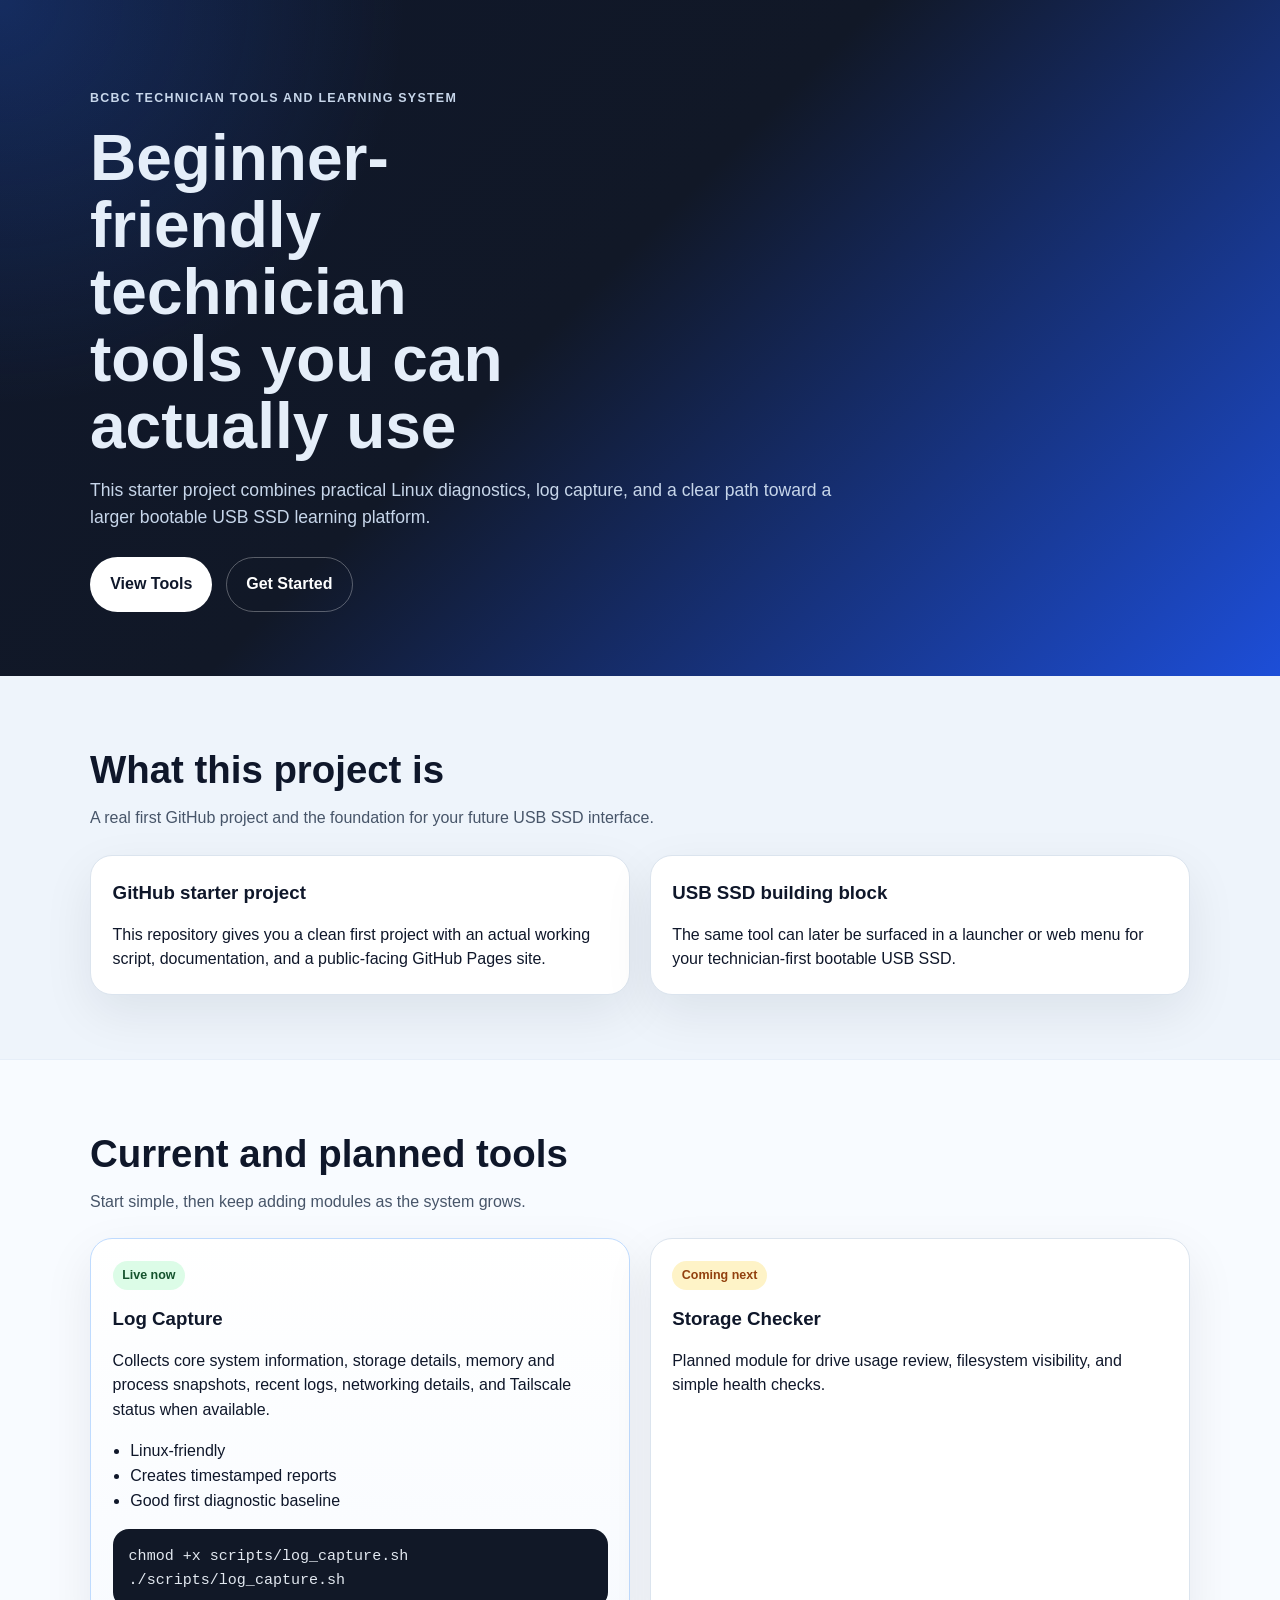
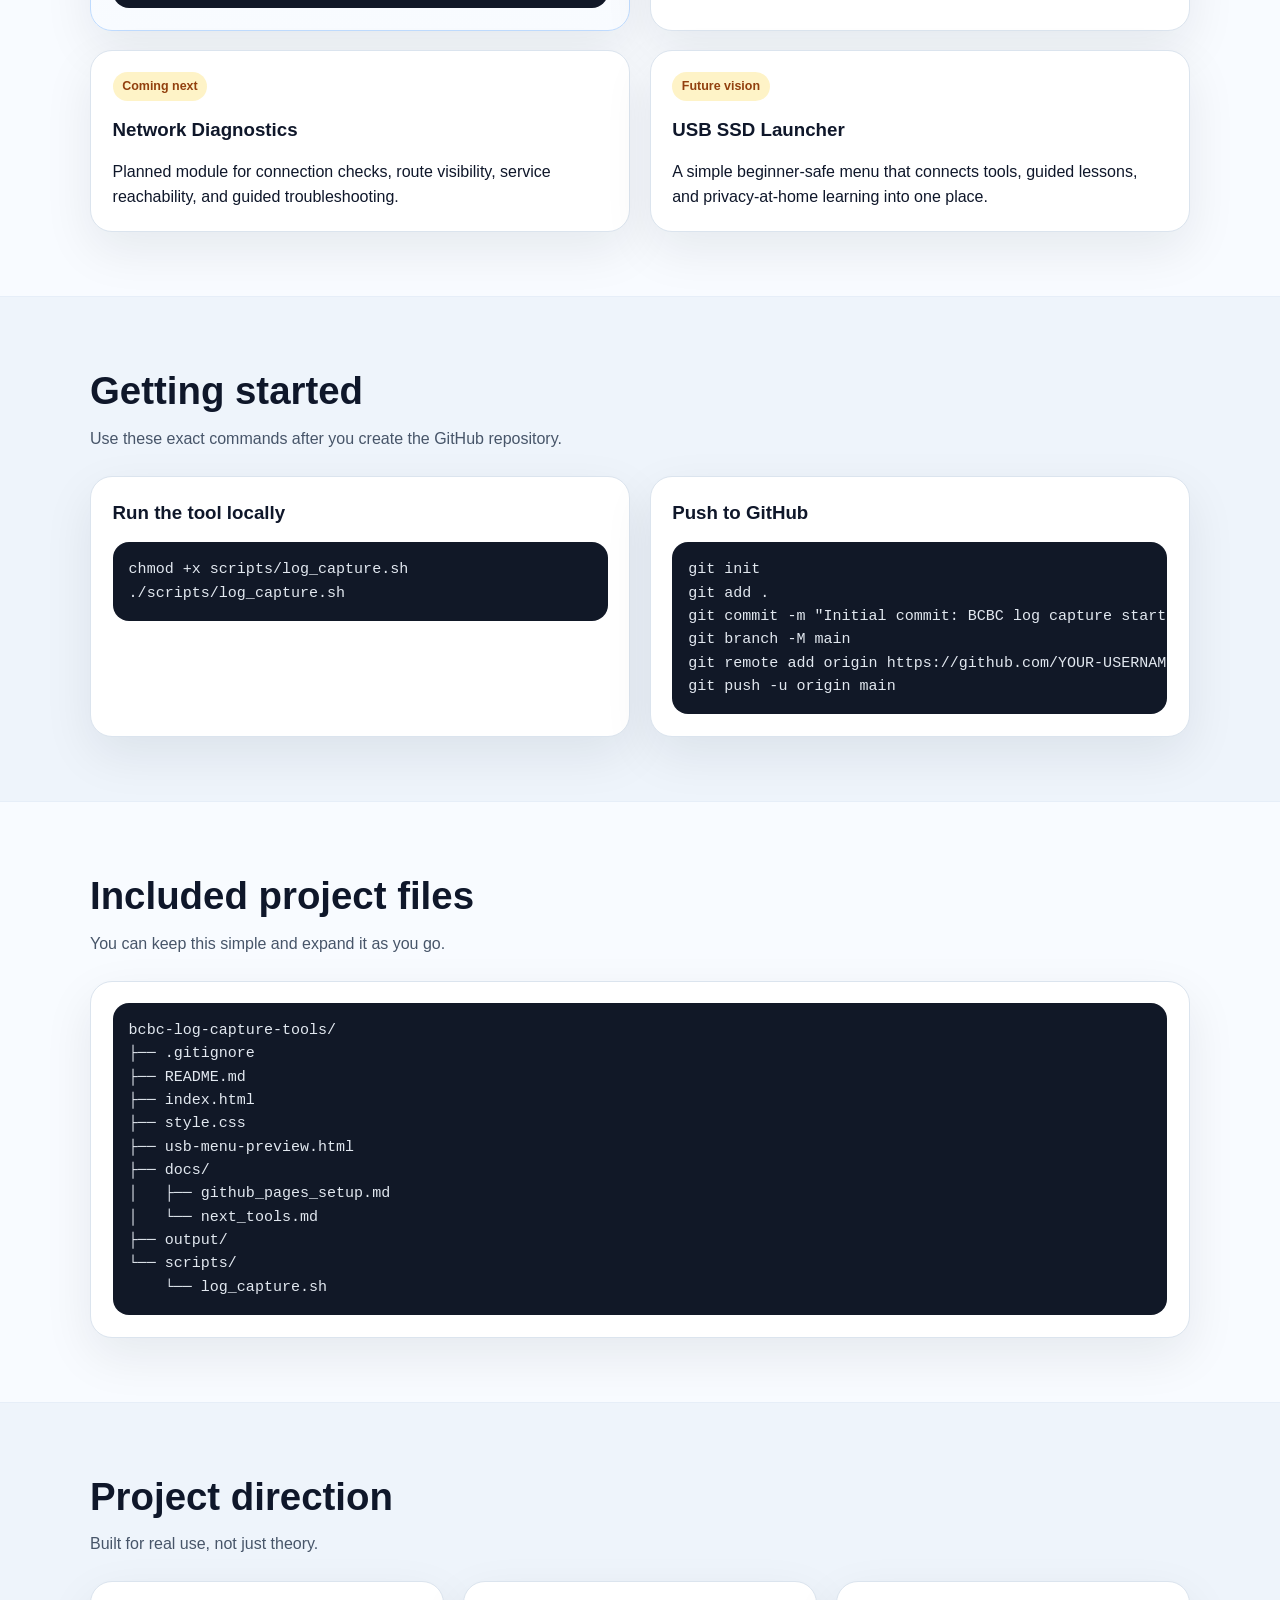
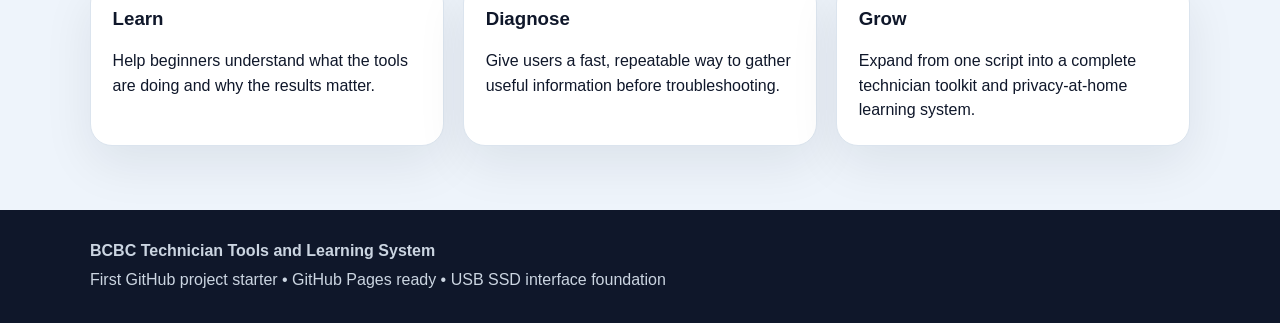
<file: index.html>
<!DOCTYPE html>
<html lang="en">
<head>
  <meta charset="UTF-8">
  <meta name="viewport" content="width=device-width, initial-scale=1.0">
  <title>BCBC Technician Tools and Learning System</title>
  <meta name="description" content="Beginner-friendly technician tools, guided troubleshooting, and privacy-first learning resources.">
  <link rel="stylesheet" href="style.css">
</head>
<body>
  <header class="hero">
    <div class="wrap">
      <p class="eyebrow">BCBC Technician Tools and Learning System</p>
      <h1>Beginner-friendly technician tools you can actually use</h1>
      <p class="lead">
        This starter project combines practical Linux diagnostics, log capture, and a clear path toward a larger
        bootable USB SSD learning platform.
      </p>
      <div class="hero-actions">
        <a class="button primary" href="#tools">View Tools</a>
        <a class="button secondary" href="#getting-started">Get Started</a>
      </div>
    </div>
  </header>

  <main>
    <section class="section wrap" id="mission">
      <div class="section-heading">
        <h2>What this project is</h2>
        <p>A real first GitHub project and the foundation for your future USB SSD interface.</p>
      </div>
      <div class="grid two-up">
        <article class="card">
          <h3>GitHub starter project</h3>
          <p>
            This repository gives you a clean first project with an actual working script, documentation,
            and a public-facing GitHub Pages site.
          </p>
        </article>
        <article class="card">
          <h3>USB SSD building block</h3>
          <p>
            The same tool can later be surfaced in a launcher or web menu for your technician-first bootable USB SSD.
          </p>
        </article>
      </div>
    </section>

    <section class="section alt" id="tools">
      <div class="wrap">
        <div class="section-heading">
          <h2>Current and planned tools</h2>
          <p>Start simple, then keep adding modules as the system grows.</p>
        </div>
        <div class="grid cards">
          <article class="card feature featured">
            <span class="tag live">Live now</span>
            <h3>Log Capture</h3>
            <p>
              Collects core system information, storage details, memory and process snapshots,
              recent logs, networking details, and Tailscale status when available.
            </p>
            <ul>
              <li>Linux-friendly</li>
              <li>Creates timestamped reports</li>
              <li>Good first diagnostic baseline</li>
            </ul>
            <pre><code>chmod +x scripts/log_capture.sh
./scripts/log_capture.sh</code></pre>
          </article>

          <article class="card feature">
            <span class="tag soon">Coming next</span>
            <h3>Storage Checker</h3>
            <p>
              Planned module for drive usage review, filesystem visibility, and simple health checks.
            </p>
          </article>

          <article class="card feature">
            <span class="tag soon">Coming next</span>
            <h3>Network Diagnostics</h3>
            <p>
              Planned module for connection checks, route visibility, service reachability, and guided troubleshooting.
            </p>
          </article>

          <article class="card feature">
            <span class="tag soon">Future vision</span>
            <h3>USB SSD Launcher</h3>
            <p>
              A simple beginner-safe menu that connects tools, guided lessons, and privacy-at-home learning into one place.
            </p>
          </article>
        </div>
      </div>
    </section>

    <section class="section wrap" id="getting-started">
      <div class="section-heading">
        <h2>Getting started</h2>
        <p>Use these exact commands after you create the GitHub repository.</p>
      </div>
      <div class="grid two-up">
        <article class="card">
          <h3>Run the tool locally</h3>
          <pre><code>chmod +x scripts/log_capture.sh
./scripts/log_capture.sh</code></pre>
        </article>
        <article class="card">
          <h3>Push to GitHub</h3>
          <pre><code>git init
git add .
git commit -m "Initial commit: BCBC log capture starter"
git branch -M main
git remote add origin https://github.com/YOUR-USERNAME/YOUR-REPO-NAME.git
git push -u origin main</code></pre>
        </article>
      </div>
    </section>

    <section class="section alt">
      <div class="wrap">
        <div class="section-heading">
          <h2>Included project files</h2>
          <p>You can keep this simple and expand it as you go.</p>
        </div>
        <div class="card code-card">
          <pre><code>bcbc-log-capture-tools/
├── .gitignore
├── README.md
├── index.html
├── style.css
├── usb-menu-preview.html
├── docs/
│   ├── github_pages_setup.md
│   └── next_tools.md
├── output/
└── scripts/
    └── log_capture.sh</code></pre>
        </div>
      </div>
    </section>

    <section class="section wrap">
      <div class="section-heading">
        <h2>Project direction</h2>
        <p>Built for real use, not just theory.</p>
      </div>
      <div class="grid three-up">
        <article class="card">
          <h3>Learn</h3>
          <p>Help beginners understand what the tools are doing and why the results matter.</p>
        </article>
        <article class="card">
          <h3>Diagnose</h3>
          <p>Give users a fast, repeatable way to gather useful information before troubleshooting.</p>
        </article>
        <article class="card">
          <h3>Grow</h3>
          <p>Expand from one script into a complete technician toolkit and privacy-at-home learning system.</p>
        </article>
      </div>
    </section>
  </main>

  <footer class="footer">
    <div class="wrap footer-inner">
      <p><strong>BCBC Technician Tools and Learning System</strong></p>
      <p>First GitHub project starter • GitHub Pages ready • USB SSD interface foundation</p>
    </div>
  </footer>
</body>
</html>
</file>
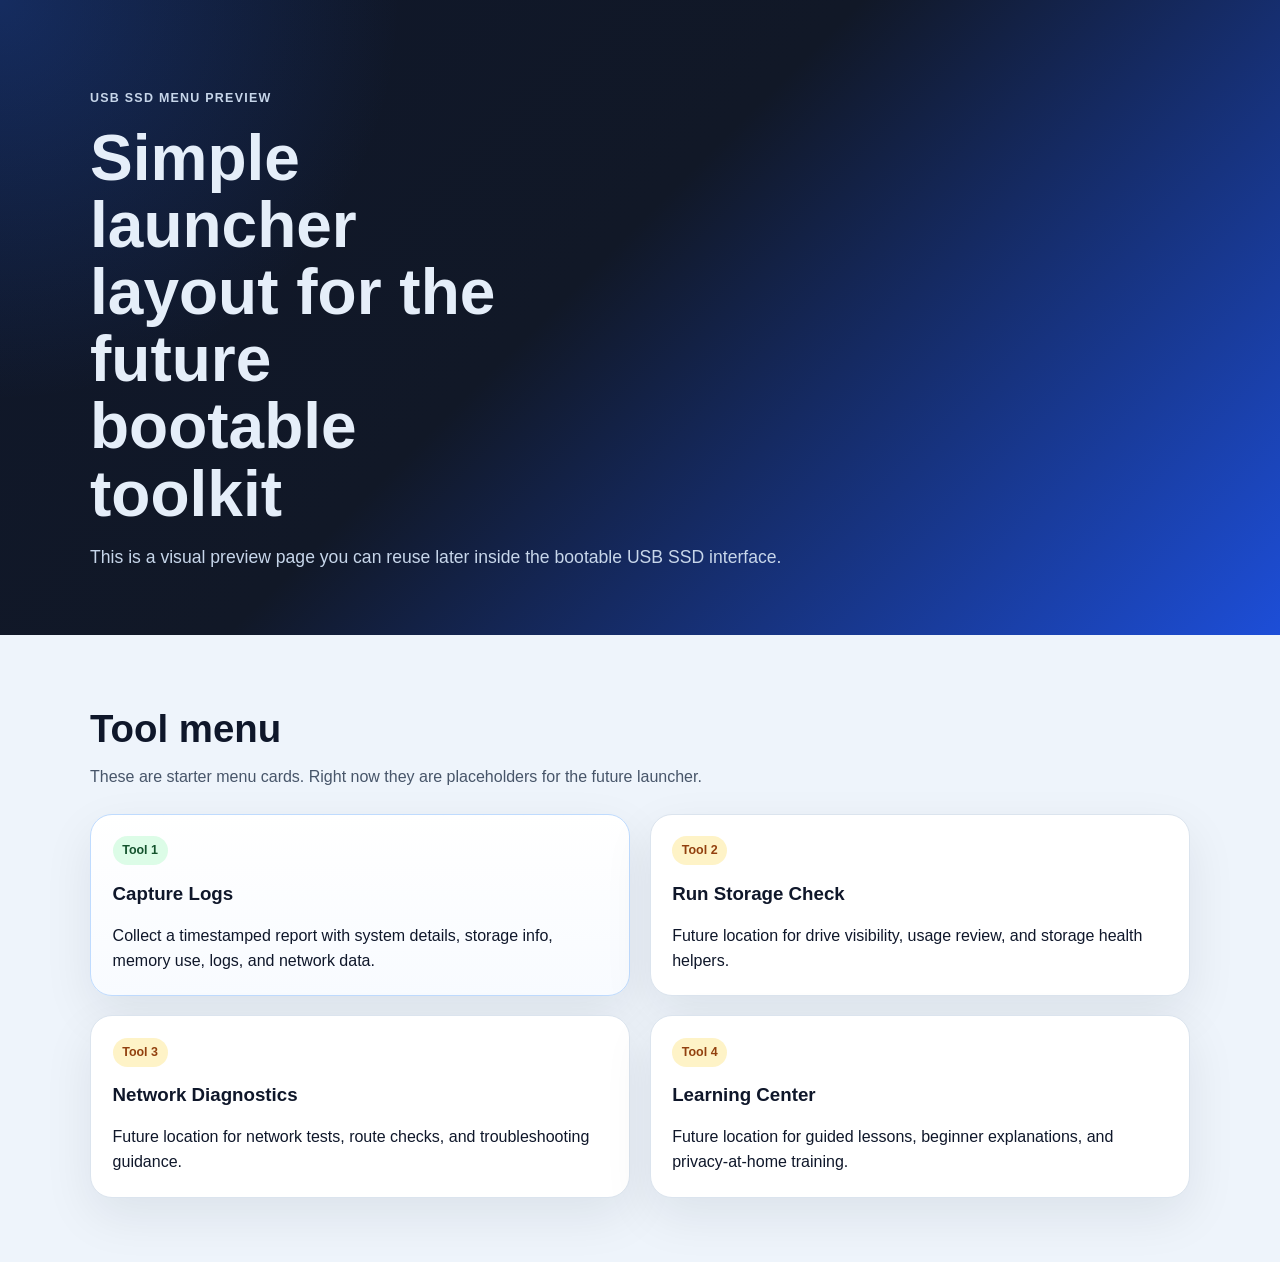
<file: usb-menu-preview.html>
<!DOCTYPE html>
<html lang="en">
<head>
  <meta charset="UTF-8">
  <meta name="viewport" content="width=device-width, initial-scale=1.0">
  <title>BCBC USB SSD Menu Preview</title>
  <link rel="stylesheet" href="style.css">
</head>
<body>
  <header class="hero">
    <div class="wrap">
      <p class="eyebrow">USB SSD Menu Preview</p>
      <h1>Simple launcher layout for the future bootable toolkit</h1>
      <p class="lead">
        This is a visual preview page you can reuse later inside the bootable USB SSD interface.
      </p>
    </div>
  </header>

  <main class="section wrap">
    <div class="section-heading">
      <h2>Tool menu</h2>
      <p>These are starter menu cards. Right now they are placeholders for the future launcher.</p>
    </div>

    <div class="grid cards">
      <article class="card feature featured">
        <span class="tag live">Tool 1</span>
        <h3>Capture Logs</h3>
        <p>Collect a timestamped report with system details, storage info, memory use, logs, and network data.</p>
      </article>

      <article class="card feature">
        <span class="tag soon">Tool 2</span>
        <h3>Run Storage Check</h3>
        <p>Future location for drive visibility, usage review, and storage health helpers.</p>
      </article>

      <article class="card feature">
        <span class="tag soon">Tool 3</span>
        <h3>Network Diagnostics</h3>
        <p>Future location for network tests, route checks, and troubleshooting guidance.</p>
      </article>

      <article class="card feature">
        <span class="tag soon">Tool 4</span>
        <h3>Learning Center</h3>
        <p>Future location for guided lessons, beginner explanations, and privacy-at-home training.</p>
      </article>
    </div>
  </main>
</body>
</html>
</file>
<file: style.css>
:root {
  --bg: #0f172a;
  --bg-soft: #111827;
  --panel: #ffffff;
  --panel-alt: #f8fafc;
  --text: #0f172a;
  --text-soft: #475569;
  --line: #dbe4ee;
  --hero-text: #e5eef9;
  --hero-soft: #c7d6ea;
  --accent: #2563eb;
  --accent-soft: #dbeafe;
  --good: #14532d;
  --good-bg: #dcfce7;
  --warn: #92400e;
  --warn-bg: #fef3c7;
  --shadow: 0 18px 50px rgba(15, 23, 42, 0.08);
}

* { box-sizing: border-box; }
html { scroll-behavior: smooth; }
body {
  margin: 0;
  font-family: Arial, Helvetica, sans-serif;
  color: var(--text);
  background: #eef4fb;
  line-height: 1.55;
}

a { color: inherit; }

.wrap {
  width: min(1100px, calc(100% - 2rem));
  margin: 0 auto;
}

.hero {
  background:
    radial-gradient(circle at top left, rgba(37, 99, 235, 0.28), transparent 28%),
    linear-gradient(135deg, #0f172a 0%, #111827 45%, #1d4ed8 100%);
  color: var(--hero-text);
  padding: 4.8rem 0 4rem;
}

.eyebrow {
  text-transform: uppercase;
  letter-spacing: 0.1em;
  font-size: 0.78rem;
  color: var(--hero-soft);
  margin-bottom: 1rem;
  font-weight: 700;
}

.hero h1 {
  font-size: clamp(2rem, 5vw, 4rem);
  line-height: 1.05;
  margin: 0 0 1rem;
  max-width: 12ch;
}

.lead {
  max-width: 780px;
  color: var(--hero-soft);
  font-size: 1.1rem;
  margin: 0;
}

.hero-actions {
  display: flex;
  gap: 0.85rem;
  flex-wrap: wrap;
  margin-top: 1.6rem;
}

.button {
  display: inline-block;
  padding: 0.9rem 1.2rem;
  border-radius: 999px;
  text-decoration: none;
  font-weight: 700;
  border: 1px solid transparent;
}

.button.primary {
  background: white;
  color: #0f172a;
}

.button.secondary {
  background: transparent;
  color: white;
  border-color: rgba(255, 255, 255, 0.3);
}

.section {
  padding: 4rem 0;
}

.section.alt {
  background: #f8fbff;
  border-top: 1px solid #e6eef8;
  border-bottom: 1px solid #e6eef8;
}

.section-heading {
  margin-bottom: 1.5rem;
}

.section-heading h2 {
  margin: 0 0 0.4rem;
  font-size: clamp(1.6rem, 3vw, 2.4rem);
}

.section-heading p {
  margin: 0;
  color: var(--text-soft);
}

.grid {
  display: grid;
  gap: 1.2rem;
}

.two-up { grid-template-columns: repeat(2, minmax(0, 1fr)); }
.three-up { grid-template-columns: repeat(3, minmax(0, 1fr)); }
.cards { grid-template-columns: repeat(2, minmax(0, 1fr)); }

.card {
  background: var(--panel);
  border: 1px solid var(--line);
  border-radius: 22px;
  padding: 1.35rem;
  box-shadow: var(--shadow);
}

.card h3 {
  margin-top: 0;
  margin-bottom: 0.65rem;
}

.card p:last-child,
.card ul:last-child,
.card pre:last-child {
  margin-bottom: 0;
}

.feature.featured {
  border: 1px solid #bfdbfe;
  background: linear-gradient(180deg, #ffffff 0%, #f8fbff 100%);
}

.tag {
  display: inline-block;
  padding: 0.3rem 0.6rem;
  border-radius: 999px;
  font-size: 0.78rem;
  font-weight: 700;
  margin-bottom: 0.85rem;
}

.tag.live {
  background: var(--good-bg);
  color: var(--good);
}

.tag.soon {
  background: var(--warn-bg);
  color: var(--warn);
}

ul {
  padding-left: 1.1rem;
}

pre {
  overflow-x: auto;
  background: var(--bg-soft);
  color: #e2e8f0;
  padding: 1rem;
  border-radius: 16px;
  font-size: 0.94rem;
}

.code-card pre {
  margin: 0;
}

.footer {
  background: var(--bg);
  color: #cbd5e1;
  padding: 1.6rem 0;
}

.footer-inner p {
  margin: 0.25rem 0;
}

@media (max-width: 860px) {
  .two-up,
  .three-up,
  .cards {
    grid-template-columns: 1fr;
  }

  .hero {
    padding: 3.6rem 0 3rem;
  }
}
</file>
